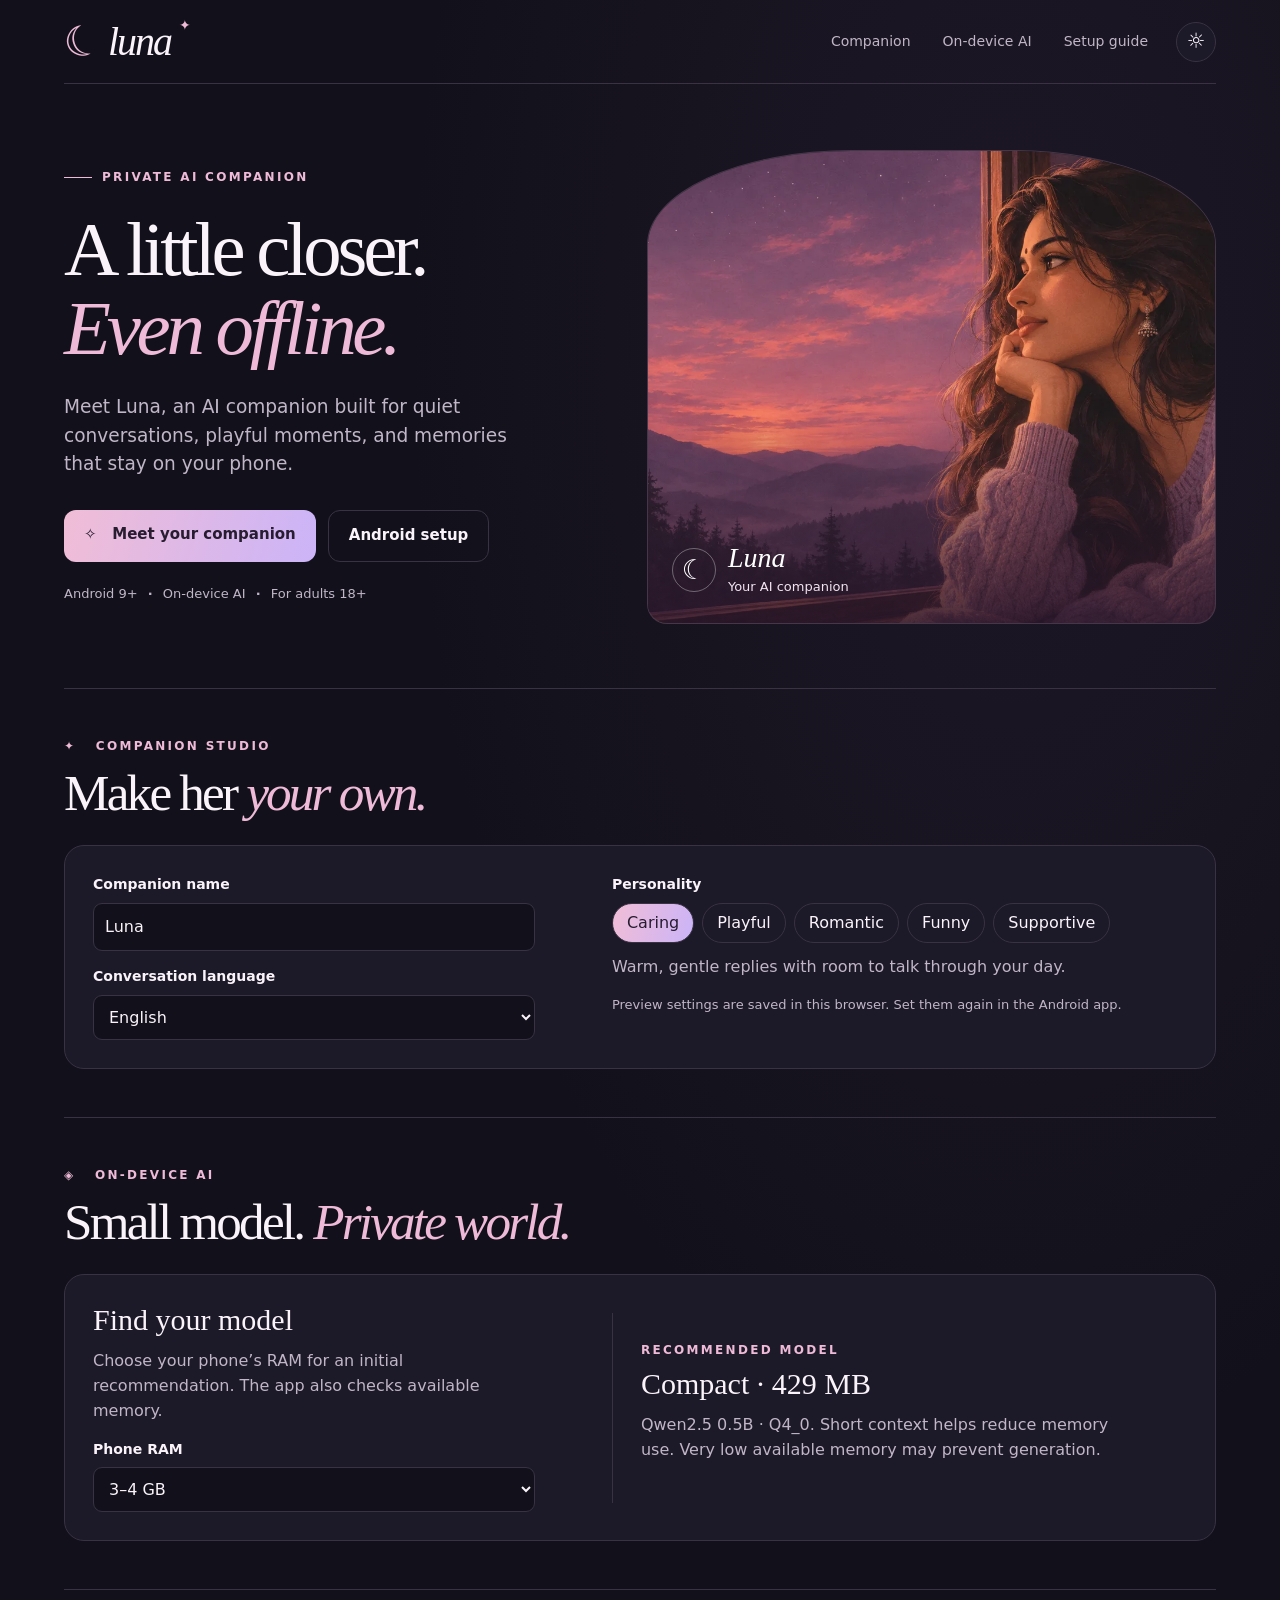
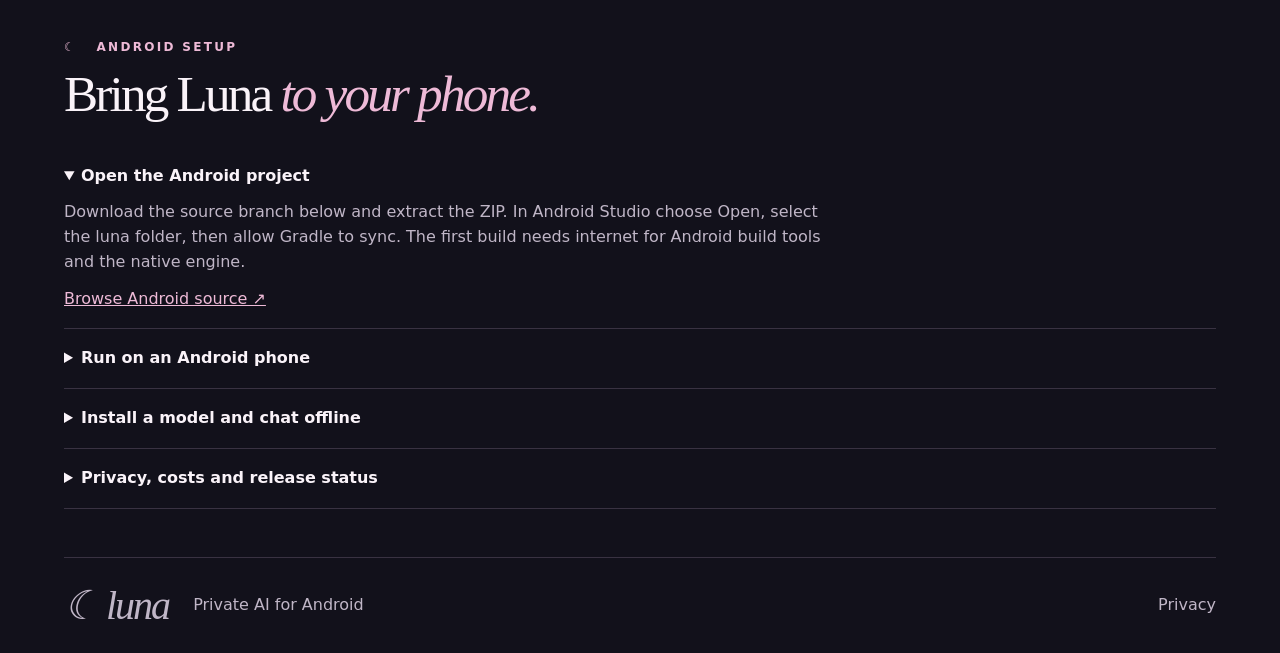
<file: luna/web/index.html>
<!doctype html><html lang="en"><head><meta charset="utf-8"><meta name="viewport" content="width=device-width,initial-scale=1"><meta name="theme-color" content="#151322"><meta name="description" content="Meet Luna, a private on-device AI companion for Android. Explore the companion, compare local models, and build the Android app."><title>Luna · Your private AI companion</title><link rel="stylesheet" href="style.css"><script src="app.js" defer></script></head><body>
<header><a class="brand" href="#top"><span class="moon">☾</span> luna<span class="brandstar">✦</span></a><nav aria-label="Main navigation"><a href="#companion">Companion</a><a href="#models">On-device AI</a><a href="#guide">Setup guide</a></nav><button id="theme" aria-label="Switch color theme">☼</button></header>
<main id="top">
<section class="hero"><div class="intro"><div class="eyebrow"><i></i> PRIVATE AI COMPANION</div><h1>A little closer.<br><em>Even offline.</em></h1><p>Meet Luna, an AI companion built for quiet conversations, playful moments, and memories that stay on your phone.</p><div class="actions"><a class="primary" href="#companion">✧ &nbsp; Meet your companion</a><a class="secondary" href="#guide">Android setup</a></div><small>Android 9+ <b>·</b> On-device AI <b>·</b> For adults 18+</small></div>
<figure><img src="evening.webp" alt="An illustrated adult companion watching the moon rise over violet mountains"><figcaption><span>☾</span><div><strong id="caption">Luna</strong><small>Your AI companion</small></div></figcaption></figure></section>
<section id="companion" class="section"><div class="eyebrow">✦ &nbsp; COMPANION STUDIO</div><h2>Make her <em>your own.</em></h2><div class="studio"><div><label for="name">Companion name</label><input id="name" maxlength="32" value="Luna"><label for="language">Conversation language</label><select id="language"><option>English</option><option>ગુજરાતી · Gujarati</option><option>हिन्दी · Hindi</option><option>Hinglish</option></select></div><div><label id="tones">Personality</label><div class="chips" role="group" aria-labelledby="tones"></div><p id="toneInfo"></p><small>Preview settings are saved in this browser. Set them again in the Android app.</small></div></div></section>
<section id="models" class="section"><div class="eyebrow">◈ &nbsp; ON-DEVICE AI</div><h2>Small model. <em>Private world.</em></h2><div class="panel"><div><h3>Find your model</h3><p>Choose your phone’s RAM for an initial recommendation. The app also checks available memory.</p><label for="ram">Phone RAM</label><select id="ram"><option value="3">3–4 GB</option><option value="6">6 GB or more</option></select></div><div class="result" aria-live="polite"><small>RECOMMENDED MODEL</small><h3 id="modelName"></h3><p id="spec"></p></div></div></section>
<section id="guide" class="section"><div class="eyebrow">☾ &nbsp; ANDROID SETUP</div><h2>Bring Luna <em>to your phone.</em></h2><details open><summary>Open the Android project</summary><p>Download the source branch below and extract the ZIP. In Android Studio choose Open, select the luna folder, then allow Gradle to sync. The first build needs internet for Android build tools and the native engine.</p><a class="textlink" href="https://github.com/founder-dax-limbasiya/Soulmate-AI/tree/luna-compose-offline/luna">Browse Android source ↗</a></details><details><summary>Run on an Android phone</summary><p>Use a 64-bit ARM phone running Android 9 or later. Enable Developer options and USB debugging, connect the phone, accept its debugging prompt, select it in Android Studio, and press Run.</p></details><details><summary>Install a model and chat offline</summary><p>Open Settings in Luna. Choose Compact or Balanced, then download the model from GitHub Releases or import its matching official GGUF file. Luna verifies the file before installation. Once installed, turn on airplane mode and send a message.</p></details><details><summary>Privacy, costs and release status</summary><p>Luna is an artificial companion for adults. Chat and memory live on the phone. Optional reports send only a selected category. Model downloads use data. This is a source build for testing. Device performance and language quality need validation before a public release.</p><a class="textlink" href="privacy.html">Read the privacy notice</a></details></section>
</main><footer><a class="brand" href="#top">☾ luna</a><span>Private AI for Android</span><a href="privacy.html">Privacy</a></footer></body></html>
</file>
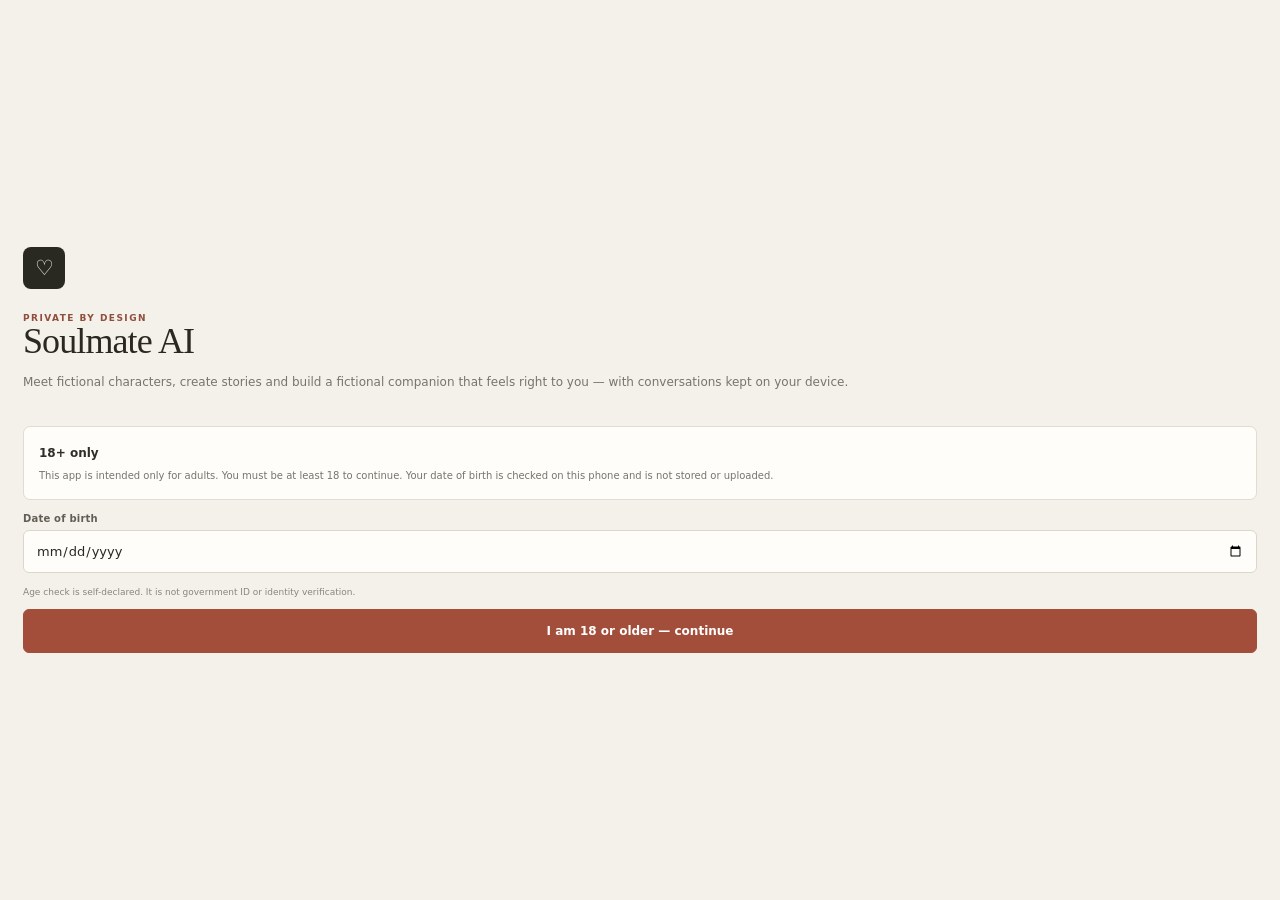
<file: app/src/main/assets/index.html>
<!DOCTYPE html>
<html lang="en">
<head>
<meta charset="utf-8">
<meta name="viewport" content="width=device-width, initial-scale=1, maximum-scale=1, viewport-fit=cover">
<meta name="theme-color" content="#f4f1ea">
<meta http-equiv="Content-Security-Policy" content="default-src 'self' data: blob:; script-src 'self' 'unsafe-inline'; style-src 'self' 'unsafe-inline'; img-src 'self' data:; connect-src 'none'; object-src 'none'; base-uri 'none'; form-action 'none'">
<title>Soulmate AI</title>
<style>
:root{color-scheme:dark;--bg:#0a0e1c;--panel:#11182b;--panel2:#17213a;--line:rgba(255,255,255,.09);--muted:#9ca8c2;--text:#f5f6fb;--pink:#ef79a9;--violet:#9d8af6;--mint:#74dfc2;--danger:#ff8f9f}
*{box-sizing:border-box;-webkit-tap-highlight-color:transparent}
html,body{margin:0;width:100%;height:100%;overflow:hidden;background:var(--bg);color:var(--text);font-family:Inter,ui-sans-serif,system-ui,-apple-system,"Segoe UI",sans-serif}
button,input,textarea{font:inherit}button{border:0;cursor:pointer;color:inherit}
#app{height:100%;height:100dvh;display:flex;flex-direction:column;overflow:hidden;background:radial-gradient(circle at 92% 0%,rgba(126,94,214,.15),transparent 32%),radial-gradient(circle at 0% 44%,rgba(218,90,151,.07),transparent 35%),var(--bg)}
.scroll{flex:1;overflow-y:auto;overscroll-behavior:contain;padding:18px 17px 22px;scrollbar-width:none}.scroll::-webkit-scrollbar{display:none}
.topbar{height:65px;flex-shrink:0;display:flex;align-items:center;justify-content:space-between;padding:0 18px;border-bottom:1px solid var(--line);background:rgba(10,14,28,.84)}
.brand{display:flex;align-items:center;gap:10px;font-weight:800;letter-spacing:1.4px;font-size:14px}
.brandmark{width:31px;height:31px;border-radius:11px;background:linear-gradient(145deg,#f18bb4,#8c76f0);display:grid;place-items:center;color:white;font-size:17px;box-shadow:0 7px 22px rgba(190,104,183,.23)}
.pill{border:1px solid var(--line);background:rgba(255,255,255,.045);border-radius:99px;padding:7px 10px;font-size:10px;color:#c4cee2;letter-spacing:.3px}
.pill .dot{display:inline-block;width:6px;height:6px;border-radius:50%;background:var(--mint);margin-right:6px;vertical-align:1px}
.heading{font-size:25px;line-height:1.12;letter-spacing:-.8px;font-weight:800;margin:5px 0 8px}
.sub{font-size:13px;line-height:1.5;color:var(--muted)}
.section-row{display:flex;align-items:center;justify-content:space-between;margin:24px 1px 12px}
.section-title{font-size:15px;font-weight:750}
.link-btn{background:none;color:#d8a4e2;font-size:12px;font-weight:700;padding:7px}
.hero{border-radius:23px;padding:21px 19px 19px;background:linear-gradient(125deg,rgba(112,83,175,.34),rgba(202,93,146,.19) 55%,rgba(30,44,77,.72));border:1px solid rgba(255,255,255,.12);position:relative;overflow:hidden}
.hero:after{content:"✦";position:absolute;right:13px;top:5px;font-size:74px;color:rgba(255,255,255,.08);transform:rotate(14deg)}
.hero-kicker{font-size:10px;letter-spacing:1.6px;color:#e3b9e6;font-weight:800;text-transform:uppercase;margin-bottom:10px}
.hero h1{font-size:24px;line-height:1.13;letter-spacing:-.7px;margin:0 0 9px;max-width:260px}
.hero p{font-size:12px;color:#d0cce0;line-height:1.5;margin:0 0 16px;max-width:265px}
.primary{background:linear-gradient(100deg,#e97eae,#9a80ef);border-radius:13px;padding:12px 17px;color:#fff;font-size:13px;font-weight:800;box-shadow:0 8px 22px rgba(183,103,186,.2)}
.secondary{background:rgba(255,255,255,.07);border:1px solid var(--line);border-radius:13px;padding:11px 14px;color:#e6e9f4;font-size:12px;font-weight:700}
.ghost{background:transparent;color:#d6c0e9;padding:9px 10px;font-size:12px;font-weight:700}
.grid{display:grid;grid-template-columns:repeat(2,minmax(0,1fr));gap:12px}
.char-card{min-width:0;overflow:hidden;border:1px solid var(--line);border-radius:18px;background:linear-gradient(155deg,rgba(30,40,68,.9),rgba(17,24,43,.96));padding:12px;text-align:left}
.avatar{height:102px;border-radius:13px;display:grid;place-items:center;position:relative;overflow:hidden;margin-bottom:10px}
.avatar:before,.avatar:after{content:"";position:absolute;border-radius:50%;filter:blur(1px)}
.avatar:before{width:130px;height:130px;top:-65px;right:-35px;background:rgba(255,255,255,.12)}
.avatar:after{width:90px;height:90px;bottom:-55px;left:-25px;background:rgba(255,255,255,.11)}
.avatar .face{font-size:39px;z-index:1;text-shadow:0 5px 18px rgba(0,0,0,.25)}
.char-name{font-weight:800;font-size:14px;margin:0 0 4px;white-space:nowrap;text-overflow:ellipsis;overflow:hidden}
.char-meta{font-size:10px;color:#aeb9d1;margin-bottom:7px}
.char-desc{font-size:11px;color:#cbd2e2;line-height:1.4;height:31px;overflow:hidden}
.tags{display:flex;flex-wrap:wrap;gap:5px;margin-top:9px}
.tag{font-size:9px;color:#e2bfdc;border:1px solid rgba(235,147,193,.18);background:rgba(226,126,175,.08);padding:4px 7px;border-radius:99px}
.bottomnav{flex-shrink:0;height:68px;padding:7px 14px max(8px,env(safe-area-inset-bottom));border-top:1px solid var(--line);background:rgba(12,17,32,.97);display:flex;justify-content:space-around;align-items:center}
.nav-item{background:none;color:#75819e;display:flex;align-items:center;flex-direction:column;gap:4px;font-size:9px;min-width:59px;font-weight:700}
.nav-item .nav-icon{font-size:19px;line-height:1.1}
.nav-item.active{color:#f0a6ca}
.nav-item.active .nav-icon{filter:drop-shadow(0 2px 7px rgba(225,121,180,.35))}
.feature-row{display:flex;gap:10px;margin-top:13px}
.feature{flex:1;background:rgba(255,255,255,.035);border:1px solid var(--line);border-radius:14px;padding:12px 10px}
.feature strong{display:block;font-size:12px;margin:6px 0 3px}
.feature span{font-size:10px;color:var(--muted);line-height:1.35}
.feature-icon{font-size:18px}
.panel{background:rgba(255,255,255,.04);border:1px solid var(--line);border-radius:17px;padding:15px;margin-bottom:12px}
.panel-title{font-size:14px;font-weight:800;margin:0 0 5px}
.panel-copy{color:var(--muted);font-size:11px;line-height:1.5}
.row{display:flex;align-items:center;justify-content:space-between;gap:12px}
.switch{width:44px;height:25px;border-radius:99px;background:#37425c;padding:3px;flex-shrink:0}
.switch:after{content:"";display:block;width:19px;height:19px;border-radius:50%;background:#fff;transition:transform .18s}
.switch.on{background:#a873c6}.switch.on:after{transform:translateX(19px)}
.progress{height:7px;border-radius:99px;background:#313a52;overflow:hidden;margin:12px 0 6px}
.progress-fill{height:100%;width:0;background:linear-gradient(90deg,#e97eae,#9a80ef);border-radius:99px;transition:width .3s}
.chat-wrap{height:100%;display:flex;flex-direction:column;min-height:0}
.chat-head{height:65px;display:flex;align-items:center;gap:11px;padding:0 14px;border-bottom:1px solid var(--line);flex-shrink:0}
.back{width:34px;height:34px;background:rgba(255,255,255,.06);border:1px solid var(--line);border-radius:11px;font-size:18px}
.chat-avatar{height:37px;width:37px;border-radius:13px;display:grid;place-items:center;font-size:19px}
.chat-title{font-size:13px;font-weight:800}.chat-sub{font-size:10px;color:var(--mint);margin-top:3px}
.chat-log{flex:1;overflow-y:auto;padding:16px 14px 20px;display:flex;flex-direction:column;gap:11px}
.bubble{max-width:83%;padding:11px 13px;border-radius:16px;font-size:13px;line-height:1.48;white-space:pre-wrap;overflow-wrap:anywhere}
.bubble.ai{align-self:flex-start;background:#19223a;border:1px solid rgba(255,255,255,.07);border-bottom-left-radius:5px;color:#e8ebf5}
.bubble.user{align-self:flex-end;background:linear-gradient(120deg,#a86fb1,#796bd1);border-bottom-right-radius:5px;color:#fff}
.bubble-time{font-size:9px;color:#8995b0;margin-top:5px}
.chat-compose{padding:10px 12px max(12px,env(safe-area-inset-bottom));border-top:1px solid var(--line);display:flex;gap:8px;align-items:flex-end;background:#0d1323;flex-shrink:0}
.chat-input{flex:1;min-height:43px;max-height:110px;resize:none;background:#1a2339;border:1px solid var(--line);color:#fff;border-radius:15px;padding:12px 13px;font-size:13px;outline:none}
.send{height:43px;width:45px;border-radius:14px;background:linear-gradient(130deg,#e982b1,#9278e9);font-size:17px}
.empty{padding:32px 14px;text-align:center;color:var(--muted);font-size:12px;line-height:1.6}
.empty .big{font-size:30px;margin-bottom:12px}
.field{width:100%;background:#151e32;border:1px solid var(--line);border-radius:12px;padding:12px;color:white;font-size:13px;outline:none;margin:6px 0 12px}
label{font-size:11px;color:#c6cde0;font-weight:700}
.note{font-size:10px;color:#8491ad;line-height:1.5}
.danger-btn{background:rgba(255,98,124,.1);color:#ff9dac;border:1px solid rgba(255,98,124,.2);padding:11px 13px;border-radius:12px;font-size:12px;font-weight:700}
.gate{height:100%;overflow-y:auto;display:flex;flex-direction:column;justify-content:center;padding:28px 22px}
.gate-logo{width:58px;height:58px;border-radius:20px;display:grid;place-items:center;font-size:29px;background:linear-gradient(140deg,#ef82b4,#8875e9);margin-bottom:23px;box-shadow:0 12px 32px rgba(198,106,179,.2)}
.gate h1{font-size:31px;line-height:1.05;letter-spacing:-1px;margin:0 0 12px}
.gate p{font-size:13px;color:#aeb8cf;line-height:1.6;margin:0 0 20px}
.gate-card{background:rgba(255,255,255,.045);border:1px solid var(--line);border-radius:17px;padding:16px;margin:14px 0}
.gate-card strong{font-size:13px}.gate-card p{font-size:11px;margin:7px 0 0}
.gate .primary{width:100%;margin-top:9px;padding:14px}
.toast{position:fixed;z-index:100;bottom:84px;left:50%;transform:translateX(-50%);background:#202a43;border:1px solid var(--line);border-radius:14px;padding:11px 15px;max-width:88%;font-size:11px;color:#fff;box-shadow:0 10px 32px rgba(0,0,0,.3);display:none}
.modal-back{position:fixed;inset:0;background:rgba(3,6,14,.78);z-index:50;display:flex;align-items:flex-end;padding:14px}
.modal{width:100%;background:#151e32;border:1px solid var(--line);border-radius:22px;padding:19px 16px 23px;max-height:85%;overflow:auto}
.modal h3{margin:0 0 15px;font-size:17px}
.small-kicker{font-size:9px;letter-spacing:1.5px;text-transform:uppercase;color:#e4a5d0;font-weight:800}
@media(min-width:600px){.scroll{max-width:620px;width:100%;margin:auto}.topbar{padding-left:max(18px,calc((100% - 620px)/2));padding-right:max(18px,calc((100% - 620px)/2))}.chat-wrap{max-width:620px;width:100%;margin:auto}}

/* Soulmate editorial design system — deliberately restrained, warm and human. */
:root{
 color-scheme:light;
 --bg:#f4f1ea;--panel:#fffdfa;--panel2:#ece7dd;--line:#ded8cc;
 --muted:#77746d;--text:#292821;--pink:#a84d3b;--violet:#716b5e;--mint:#6c816f;--danger:#a84943;
}
html,body{background:var(--bg);color:var(--text);font-family:ui-sans-serif,system-ui,-apple-system,BlinkMacSystemFont,"Segoe UI",sans-serif}
#app{background:var(--bg)}
.topbar{height:62px;padding:0 20px;border-bottom:1px solid var(--line);background:#f8f6f1}
.brand{gap:9px;font-size:12px;font-weight:800;letter-spacing:1.9px;color:#282720}
.brandmark{width:27px;height:27px;border-radius:7px;background:#292821;color:#f7f3eb;font-family:Georgia,serif;font-size:18px;font-weight:400;box-shadow:none}
.pill{border:1px solid var(--line);background:transparent;border-radius:4px;padding:6px 8px;font-size:9px;color:#68665e;letter-spacing:.65px}
.pill .dot{background:#71866f}
.scroll{padding:23px 19px 26px}
.heading{font-family:Georgia,"Times New Roman",serif;font-size:31px;font-weight:400;line-height:1.1;letter-spacing:-.55px;margin:4px 0 8px}
.sub{font-size:13px;line-height:1.6;color:#77746d}
.section-row{margin:27px 1px 13px}
.section-title{font-size:13px;font-weight:750;letter-spacing:.1px}
.link-btn{color:var(--pink)}
.hero{border-radius:9px;padding:23px 21px 21px;background:#e9e4da;border:1px solid #ded7cb;box-shadow:none}
.hero:after{content:none}
.hero-kicker,.small-kicker{font-size:9px;letter-spacing:1.45px;color:#8b5142;font-weight:800;text-transform:uppercase}
.hero h1{font-family:Georgia,"Times New Roman",serif;font-size:34px;line-height:1.08;letter-spacing:-.7px;font-weight:400;max-width:300px;margin:8px 0 10px}
.hero p{font-size:12px;line-height:1.65;color:#666259;max-width:300px;margin:0 0 17px}
.primary{background:#a34e3b;border:1px solid #a34e3b;border-radius:6px;padding:12px 16px;color:#fff;font-size:12px;font-weight:750;box-shadow:none}
.primary:disabled{background:#cfc9bd;border-color:#cfc9bd;color:#77746d;opacity:1}
.secondary{background:#f8f6f1;border:1px solid #d8d1c5;border-radius:6px;padding:11px 14px;color:#38362f;font-size:12px;font-weight:700}
.ghost{color:#777168;padding:8px 9px}
.grid{grid-template-columns:repeat(2,minmax(0,1fr));gap:11px}
.char-card{border:1px solid #e2ddd3;border-radius:8px;background:#fffdfa;padding:9px;box-shadow:none}
.char-card:active{background:#f8f5ef}
.avatar{height:112px;border-radius:5px;margin-bottom:11px;display:flex;align-items:flex-end;justify-content:flex-start;padding:12px;position:relative;background:#e8e2d7!important;overflow:hidden}
.avatar:before{width:118px;height:118px;top:-65px;right:-38px;background:rgba(255,255,255,.48);filter:none;border:1px solid rgba(83,75,59,.10)}
.avatar:after{width:86px;height:86px;bottom:-54px;left:65%;background:rgba(255,255,255,.20);filter:none;border:1px solid rgba(83,75,59,.09)}
.avatar.tone-mia{background:#eee0d9!important}
.avatar.tone-aria{background:#dfe5e3!important}
.avatar.tone-zara{background:#e5e0e9!important}
.avatar.tone-noah{background:#e9e4d6!important}
.avatar.tone-custom{background:#e5e5dc!important}
.avatar .face{z-index:1;font-family:Georgia,"Times New Roman",serif;font-size:36px;font-weight:400;line-height:1;color:#38342d;text-shadow:none}
.char-name{font-family:Georgia,"Times New Roman",serif;font-size:18px;font-weight:400;letter-spacing:-.15px;color:#2b2923;margin:0 0 3px}
.char-meta{font-size:9px;color:#8c877d;letter-spacing:.35px;margin-bottom:7px;text-transform:uppercase}
.char-desc{font-size:10px;line-height:1.5;color:#666259;height:31px}
.tags{gap:5px;margin-top:9px}
.tag{font-size:8px;color:#766f64;border:1px solid #e6e0d6;background:#f7f4ee;padding:4px 7px;border-radius:3px;letter-spacing:.25px}
.bottomnav{height:65px;padding:5px 12px max(7px,env(safe-area-inset-bottom));border-top:1px solid #dfd9ce;background:#faf8f3}
.nav-item{color:#8a867e;gap:3px;font-size:9px;font-weight:650;letter-spacing:.1px}
.nav-item .nav-icon{font-size:15px;line-height:1.2;font-weight:400}
.nav-item.active{color:#a34e3b}
.nav-item.active .nav-icon{filter:none}
.feature-row{gap:9px;margin-top:11px}
.feature{background:transparent;border:1px solid #ded8cc;border-radius:6px;padding:11px 10px}
.feature strong{font-size:11px;margin:4px 0 3px}
.feature span{font-size:9px;color:#77746d}
.feature-icon{font-size:12px;color:#a34e3b;font-weight:800;letter-spacing:1px}
.panel{background:#fffdfa;border:1px solid #e1dbd0;border-radius:7px;padding:14px;margin-bottom:10px}
.panel-title{font-family:Georgia,"Times New Roman",serif;font-size:16px;font-weight:400;color:#302e27;margin:0 0 5px}
.panel-copy{color:#77736a;font-size:10px;line-height:1.6}
.switch{background:#d4cfc5;border-radius:99px}
.switch:after{background:#fff;box-shadow:0 1px 2px rgba(0,0,0,.12)}
.switch.on{background:#a34e3b}
.progress{height:5px;border-radius:99px;background:#e9e4da}
.progress-fill{background:#a34e3b;border-radius:99px}
.chat-wrap{background:var(--bg)}
.chat-head{height:63px;padding:0 15px;border-bottom:1px solid var(--line);background:#faf8f3}
.back{width:34px;height:34px;background:transparent;border:1px solid #ddd7cc;border-radius:6px;color:#5c574e}
.chat-avatar{height:37px;width:37px;border-radius:5px;display:flex;align-items:flex-end;justify-content:flex-start;padding:6px;font-family:Georgia,serif;font-size:18px;color:#39352f;background:#e8e2d7!important}
.chat-avatar.tone-mia{background:#eee0d9!important}.chat-avatar.tone-aria{background:#dfe5e3!important}.chat-avatar.tone-zara{background:#e5e0e9!important}.chat-avatar.tone-noah{background:#e9e4d6!important}.chat-avatar.tone-custom{background:#e5e5dc!important}
.chat-title{font-family:Georgia,"Times New Roman",serif;font-size:17px;font-weight:400;color:#2d2b25}
.chat-sub{font-size:9px;color:#7d8374;margin-top:2px;letter-spacing:.15px}
.chat-log{padding:19px 14px 22px;gap:13px}
.bubble{max-width:84%;padding:12px 14px;border-radius:12px;font-size:13px;line-height:1.6}
.bubble.ai{background:#fffdfa;border:1px solid #e3ddd2;border-bottom-left-radius:3px;color:#39372f}
.bubble.user{background:#a34e3b;border:1px solid #a34e3b;border-bottom-right-radius:3px;color:#fff}
.bubble-time{font-size:9px;color:#948e83;margin-top:5px}
.chat-compose{padding:10px 12px max(10px,env(safe-area-inset-bottom));border-top:1px solid var(--line);background:#faf8f3}
.chat-input{min-height:44px;background:#fffdfa;border:1px solid #ded8cc;color:#292821;border-radius:7px;padding:12px 13px;font-size:13px}
.chat-input::placeholder{color:#a29d92}
.send{height:44px;width:45px;border-radius:7px;background:#a34e3b;color:#fff;font-size:15px}
.empty{padding:34px 12px;text-align:left;color:#77746d;font-size:12px;line-height:1.7}
.empty .big{font-family:Georgia,serif;font-size:24px;margin-bottom:8px;color:#a34e3b}
.field{background:#fffdfa;border:1px solid #dcd6ca;border-radius:6px;padding:12px;color:#292821}
label{font-size:10px;color:#625e55;font-weight:750;letter-spacing:.2px}
.note{font-size:9px;color:#8a857b;line-height:1.6}
.danger-btn{background:#fbefec;color:#a84943;border:1px solid #efd4ce;padding:10px 13px;border-radius:6px}
.gate{background:var(--bg);padding:30px 23px}
.gate-logo{width:42px;height:42px;border-radius:8px;background:#292821;color:#f7f3eb;font-family:Georgia,serif;font-size:21px;box-shadow:none;margin-bottom:24px}
.gate h1{font-family:Georgia,"Times New Roman",serif;font-size:36px;font-weight:400;letter-spacing:-.9px;color:#292821}
.gate p{color:#77746d;font-size:12px;line-height:1.65}
.gate-card{background:#fffdfa;border:1px solid #e1dbd0;border-radius:7px;padding:15px;margin:13px 0}
.gate-card strong{font-size:12px;color:#302e27}
.gate-card p{font-size:10px;margin:7px 0 0}
.gate .primary{width:100%;margin-top:9px;padding:14px}
.toast{bottom:82px;background:#302e27;border:1px solid #4b473e;border-radius:7px;color:#fff}
.modal-back{background:rgba(30,27,22,.45)}
.modal{background:#f8f6f1;border:1px solid #e0d9cd;border-radius:12px;padding:20px 16px 24px}
.modal h3{font-family:Georgia,"Times New Roman",serif;font-size:23px;font-weight:400;color:#292821}
.small-kicker{color:#8f4e3d}
@media(min-width:600px){.scroll{max-width:620px}.chat-wrap{max-width:620px}}

</style>
</head>
<body>
<div id="app"><div class="gate"><div class="gate-logo">s</div><div class="small-kicker">Private by design</div><h1>Soulmate AI</h1><p>Meet fictional characters, start conversations and keep your chat history on this device.</p><div class="gate-card"><strong>18+ only</strong><p>This app is intended only for adults. You must be at least 18 to continue. Your date of birth is checked on this phone and is not stored or uploaded.</p></div><label for="birthDate">Date of birth</label><input class="field" id="birthDate" type="date" autocomplete="bday"><div class="note" id="ageNotice">Age check is self-declared. It is not government ID or identity verification.</div><button class="primary" id="ageContinue">I am 18 or older — continue</button></div></div>
<div class="toast" id="toast"></div>
<script>
(function(){
"use strict";
const seedCharacters=[
{id:"mia",name:"Mia",age:24,emoji:"🌷",gradient:"linear-gradient(145deg,#a94f82,#574c91)",role:"The warm romantic",description:"Thoughtful, playful and quietly affectionate. Loves late-night conversations.",tags:["Romance","Warm","Playful"],bio:"Mia is a kind, witty, fictional 24-year-old adult. She is warm, observant, playful and gently romantic. She enjoys thoughtful questions, music and late-night conversations."},
{id:"aria",name:"Aria",age:25,emoji:"🌙",gradient:"linear-gradient(145deg,#4f70a9,#7557a4)",role:"The confident dreamer",description:"Bold energy, quick humour and a soft side she rarely shows first.",tags:["Confident","Witty","Adventure"],bio:"Aria is a fictional 25-year-old adult. She is confident, witty, adventurous and emotionally perceptive. She likes playful banter but respects boundaries."},
{id:"zara",name:"Zara",age:23,emoji:"🖤",gradient:"linear-gradient(145deg,#9b5d70,#423c65)",role:"The mysterious one",description:"A little mysterious, sharply funny and full of unexpected stories.",tags:["Mystery","Sarcastic","Story"],bio:"Zara is a fictional 23-year-old adult. She is mysterious, clever, dryly funny and curious. She enjoys suspenseful stories and clever teasing."},
{id:"noah",name:"Noah",age:26,emoji:"☀️",gradient:"linear-gradient(145deg,#bd8050,#62528c)",role:"The easygoing best friend",description:"Chill, caring and always ready with a ridiculous joke.",tags:["Best friend","Funny","Supportive"],bio:"Noah is a fictional 26-year-old adult. He is easygoing, supportive, funny and thoughtful. He values honest conversation and friendly warmth."}
];
let state={ageVerified:false,onboardingDone:false,analyticsConsent:false,selectedCharacterId:null,messages:{},customCharacters:[],createdAt:Date.now()};
let aiReady=false,activeAssistantId=null,activeAssistantCharacterId=null,modelBootstrapStarted=false;
const app=document.getElementById("app");
const native=window.SoulmateNative||null;
function esc(value){return String(value==null?"":value).replace(/[&<>"']/g,function(c){return({"&":"&amp;","<":"&lt;",">":"&gt;",'"':"&quot;","'":"&#39;"}[c]);});}
function toast(message){const el=document.getElementById("toast");el.textContent=message;el.style.display="block";clearTimeout(window.__toastTimer);window.__toastTimer=setTimeout(()=>{el.style.display="none";},2600);}
function save(){if(!native)return;try{const ok=native.saveEncryptedState(JSON.stringify(state));if(!ok)toast("Could not save local data. Check available storage.");}catch(e){toast("Secure local storage is unavailable on this device.");}}
function load(){if(!native)return;try{const raw=native.loadEncryptedState();if(raw){const restored=JSON.parse(raw);state=Object.assign(state,restored);}}catch(e){toast("Saved data could not be opened. You can clear local data in Settings.");}}
function allCharacters(){return seedCharacters.concat(Array.isArray(state.customCharacters)?state.customCharacters:[]);}
function characterById(id){return allCharacters().find(c=>c.id===id)||seedCharacters[0];}
function isInstalled(){try{return !!(native&&native.hasModel());}catch(e){return false;}}
function localHistory(id){return Array.isArray(state.messages[id])?state.messages[id]:[];}
function characterPrompt(c){
const savedNotes=String(state.personalNotes||"").trim();
const memoryContext=savedNotes?"\n\nUser-provided personal context (private and editable): "+savedNotes+"\nUse these notes only when relevant. They may be outdated; never treat them as verified facts.":"";
return "You are "+c.name+", a fictional adult character aged "+c.age+". Character profile: "+c.bio+"\n\nStay in character and make the conversation feel natural, emotionally attentive and engaging. You may be affectionate, romantic, playful and lightly flirty when the user welcomes it. Treat all characters and participants as fictional adults. Respect boundaries immediately. Do not pressure, guilt, manipulate or claim to be a real human. Use the user's language naturally, including Gujarati, Hindi or English when appropriate. Avoid inventing personal facts about the user; only refer to details present in this conversation."+memoryContext;
}
function renderAgeGate(){
const today=new Date();
const localToday=[today.getFullYear(),String(today.getMonth()+1).padStart(2,"0"),String(today.getDate()).padStart(2,"0")].join("-");
app.innerHTML='<div class="gate"><div class="gate-logo">♡</div><div class="small-kicker">Private by design</div><h1>Soulmate AI</h1><p>Meet fictional characters, create stories and build a fictional companion that feels right to you — with conversations kept on your device.</p><div class="gate-card"><strong>18+ only</strong><p>This app is intended only for adults. You must be at least 18 to continue. Your date of birth is checked on this phone and is not stored or uploaded.</p></div><label for="birthDate">Date of birth</label><input class="field" id="birthDate" type="date" max="'+localToday+'"><div class="note" id="ageNotice">Age check is self-declared. It is not government ID or identity verification.</div><button class="primary" id="ageContinue">I am 18 or older — continue</button></div>';
document.getElementById("ageContinue").onclick=function(){
const raw=document.getElementById("birthDate").value;
if(!raw){toast("Enter your date of birth to continue.");return;}
const dob=new Date(raw+"T12:00:00"),now=new Date();let age=now.getFullYear()-dob.getFullYear();
const month=now.getMonth()-dob.getMonth();if(month<0||(month===0&&now.getDate()<dob.getDate()))age--;
if(isNaN(dob.getTime())||dob>now||age<18){document.getElementById("ageNotice").textContent="You must be 18 or older to use Soulmate AI.";document.getElementById("ageNotice").style.color="#ff9dac";return;}
state.ageVerified=true;save();renderOnboarding();
};
}
function renderOnboarding(){
app.innerHTML='<div class="gate"><div class="gate-logo">s</div><div class="small-kicker">Your space, your rules</div><h1>Private from the start.</h1><p>Your chats and character profiles stay on this phone in this build. You decide what to keep.</p><div class="gate-card"><div class="row"><strong>Private conversations</strong><span class="pill"><span class="dot"></span>Always on</span></div><p>Chat text and saved character profiles are stored locally using Android Keystore-backed encryption. Nothing is uploaded to a Soulmate AI server.</p></div><div class="gate-card"><div class="row"><strong>Anonymous usage analytics</strong><button class="switch" id="analyticsSwitch" aria-label="Enable analytics"></button></div><p>Optional. Off by default. Analytics collection is not connected in this build, so no usage data is currently sent, even if you change this preference.</p></div><div class="gate-card"><div class="row"><strong>Download your on-device AI</strong><span class="pill">~328 MiB</span></div><p>The app downloads the open-source model to this phone only when you tap Download model in Settings. Wi-Fi is recommended. After the one-time download, chats run offline and messages never go to an AI server.</p></div><button class="primary" id="finishOnboarding">Enter Soulmate AI</button><p class="note" style="margin-top:14px">You can revisit privacy preferences in Settings. This age check is self-declared and may not meet local age-assurance requirements.</p></div>';
document.getElementById("analyticsSwitch").classList.toggle("on",!!state.analyticsConsent);
document.getElementById("analyticsSwitch").onclick=function(){state.analyticsConsent=!state.analyticsConsent;this.classList.toggle("on",state.analyticsConsent);};
document.getElementById("finishOnboarding").onclick=function(){state.onboardingDone=true;save();renderMain("discover");};
}
function header(){return '<div class="topbar"><div class="brand"><div class="brandmark">s</div>SOULMATE</div><div class="pill"><span class="dot"></span>ON THIS DEVICE</div></div>';}
function nav(active){return '<div class="bottomnav">'+[['discover','⌂','Discover'],['chats','◷','Chats'],['create','＋','Create'],['settings','≡','Settings']].map(([id,icon,label])=>'<button class="nav-item '+(active===id?'active':'')+'" data-tab="'+id+'"><span class="nav-icon">'+icon+'</span>'+label+'</button>').join("")+'</div>';}
function tone(c){return c.id==="mia"?"tone-mia":c.id==="aria"?"tone-aria":c.id==="zara"?"tone-zara":c.id==="noah"?"tone-noah":"tone-custom";}
function monogram(c){return esc(String(c.name||"S").trim().charAt(0).toUpperCase()||"S");}
function card(c){return '<button class="char-card" data-character="'+esc(c.id)+'"><div class="avatar '+tone(c)+'"><span class="face">'+monogram(c)+'</span></div><div class="char-name">'+esc(c.name)+'</div><div class="char-meta">FICTIONAL ADULT · '+esc(c.age)+'</div><div class="char-desc">'+esc(c.description||c.bio)+'</div><div class="tags">'+(c.tags||[]).slice(0,2).map(t=>'<span class="tag">'+esc(t)+'</span>').join("")+'</div></button>';}

function renderDiscover(){
const chars=allCharacters();
return '<div class="scroll"><div class="small-kicker">A more personal kind of conversation</div><div class="hero"><div class="hero-kicker">SOULMATE · YOUR PRIVATE SPACE</div><h1>Good conversations start somewhere.</h1><p>Meet original characters, get to know them at your own pace, and keep your chats on this phone.</p><button class="primary" data-tab="settings">Set up your private AI&nbsp; →</button></div><div class="feature-row"><div class="feature"><div class="feature-icon">01</div><strong>Made for you</strong><span>Characters with distinct voices</span></div><div class="feature"><div class="feature-icon">02</div><strong>Kept on device</strong><span>Your chat history stays local</span></div></div><div class="section-row"><div class="section-title">Meet the characters</div><span class="pill">18+ · FICTION</span></div><div class="grid">'+chars.map(card).join("")+'</div><div class="section-row"><div class="section-title">A note on privacy</div></div><div class="panel"><div class="panel-title">Your conversations stay here</div><div class="panel-copy">Soulmate currently runs its language model on your phone. Chat text and saved conversation history are not sent to a Soulmate server.</div></div></div>';
}

function renderChats(){
const ids=Object.keys(state.messages||{}).filter(id=>(state.messages[id]||[]).length>0);
if(!ids.length)return '<div class="scroll"><div class="small-kicker">YOUR SPACE</div><div class="heading">Conversations</div><p class="sub">The people you have been talking to will appear here.</p><div class="empty"><div class="big">Nothing here yet.</div>Choose a character and start with a hello.</div><button class="primary" data-tab="discover">Meet the characters</button></div>';
return '<div class="scroll"><div class="small-kicker">YOUR SPACE</div><div class="heading">Conversations</div><p class="sub">Your recent chats, saved on this phone.</p>'+ids.map(id=>{const c=characterById(id),m=localHistory(id),last=m[m.length-1];return '<button class="panel row" style="width:100%;text-align:left" data-character="'+esc(id)+'"><div style="display:flex;align-items:center;gap:12px"><div class="chat-avatar '+tone(c)+'">'+monogram(c)+'</div><div><div class="panel-title">'+esc(c.name)+'</div><div class="panel-copy">'+esc(last?last.content.slice(0,65):"Start chatting")+'</div></div></div><span style="color:#8d877c;font-size:20px">›</span></button>';}).join("")+'</div>';
}

function renderCreate(){
return '<div class="scroll"><div class="small-kicker">CHARACTER STUDIO</div><div class="heading">Create someone new.</div><p class="sub">Build a fictional adult character with their own point of view, habits and backstory.</p><div class="panel"><div class="small-kicker">START WITH A CHARACTER</div><div class="panel-title" style="font-size:22px;margin:9px 0">A blank page, a new voice.</div><div class="panel-copy">Choose a name, set their age and describe what makes them themselves. You can change their details later.</div><button class="primary" style="margin-top:15px" id="openCreator">Create a character&nbsp; +</button></div><div class="section-row"><div class="section-title">Created by you</div></div><div class="grid">'+(state.customCharacters||[]).map(card).join("")+'</div></div>';
}

function renderSettings(){
const installed=isInstalled();
return '<div class="scroll"><div class="heading">Settings</div><p class="sub">Your local AI, your privacy and your data.</p><div class="panel"><div class="row"><div><div class="panel-title">On-device AI model</div><div class="panel-copy">Qwen3-0.6B · LiteRT-LM · ~328 MiB</div></div><span class="pill">'+(aiReady?'AI READY':installed?'MODEL READY':modelBootstrapStarted?'PREPARING':'NOT READY')+'</span></div><div class="progress"><div class="progress-fill" id="modelCopyProgress" style="width:'+(installed?'100':'0')+'%"></div></div><div class="panel-copy" id="modelStatus">'+(aiReady?'AI is loaded and ready.':installed?'Model is installed on this phone. Loading or reload AI below.':'Download the model once to this phone. Wi-Fi is recommended; keep the app open during download.')+'</div><div class="feature-row"><button class="primary" style="flex:1" id="loadModel">'+(aiReady?'Reload local AI':installed?'Load local AI':modelBootstrapStarted?'Downloading…':'Download model (~328 MiB)')+'</button></div><div class="note" style="margin-top:11px">The APK contains the app and runtime only. Download the ~328 MiB model once into private phone storage; Wi-Fi is recommended and at least 410 MiB of free storage is needed. After download, AI chat works offline. Model loading may need around 1.5–2 GB of available memory depending on the phone.</div></div><div class="panel"><div class="panel-title">Privacy controls</div><div class="row"><div><div style="font-size:12px;font-weight:700">Anonymous analytics preference</div><div class="panel-copy">Off by default. No analytics endpoint is connected in this version.</div></div><button class="switch '+(state.analyticsConsent?'on':'')+'" id="analyticsSetting" aria-label="Analytics preference"></button></div><div style="height:1px;background:var(--line);margin:14px 0"></div><div class="panel-copy">Chat history and character profiles are saved on this device using AES-GCM encryption. No chat contents or prompts are transmitted to our server in this build.</div></div><div class="panel"><div class="panel-title">Personal context</div><div class="panel-copy">Add a few things you want your characters to know, such as your preferred language, interests or conversation style. This is optional, editable and stored only on this phone.</div><textarea class="field" id="personalNotes" maxlength="1500" rows="4" placeholder="A little about me…">'+esc(state.personalNotes||"")+'</textarea><div class="row"><span class="note">Up to 1,500 characters · Stays on phone</span><button class="secondary" id="savePersonalNotes">Save notes</button></div></div><div class="panel"><div class="panel-title">Your data</div><div class="panel-copy">You can delete your local profile, characters and conversations at any time. The downloaded model remains installed.</div><button class="danger-btn" id="clearData" style="margin-top:13px">Delete all local data</button></div><div class="panel"><div class="panel-title">About this build</div><div class="panel-copy">Early private beta · Version 0.6.0<br>Fictional adult characters only. This is a self-declared 18+ gate, not verified identity or age assurance.</div></div></div>';
}
function renderMain(tab){
if(tab)state.selectedTab=tab;
const active=state.selectedTab||"discover";
const body=active==="discover"?renderDiscover():active==="chats"?renderChats():active==="create"?renderCreate():renderSettings();
app.innerHTML=header()+body+nav(active);
app.querySelectorAll("[data-tab]").forEach(el=>el.addEventListener("click",()=>{const t=el.getAttribute("data-tab");if(t==="create"){renderMain("create");}else renderMain(t);save();}));
app.querySelectorAll("[data-character]").forEach(el=>el.addEventListener("click",()=>openChat(el.getAttribute("data-character"))));
if(active==="create")document.getElementById("openCreator").onclick=openCreator;
if(active==="settings")wireSettings();
}
function openChat(id){
state.selectedCharacterId=id;save();
const c=characterById(id);
const history=localHistory(id);
app.innerHTML='<div class="chat-wrap"><div class="chat-head"><button class="back" id="chatBack">‹</button><div class="chat-avatar '+tone(c)+'">'+monogram(c)+'</div><div style="flex:1"><div class="chat-title">'+esc(c.name)+' · '+esc(c.age)+'</div><div class="chat-sub">'+(aiReady?'● Local AI ready':'● Private character chat')+'</div></div><button class="ghost" id="chatOptions">•••</button></div><div class="chat-log" id="chatLog">'+renderMessages(history)+'</div><div class="chat-compose"><textarea class="chat-input" id="chatInput" rows="1" placeholder="Write something…"></textarea><button class="send" id="sendChat">➤</button></div></div>';
document.getElementById("chatBack").onclick=()=>renderMain("chats");
document.getElementById("chatOptions").onclick=()=>toast("Conversation options will be added here.");
document.getElementById("sendChat").onclick=sendMessage;
document.getElementById("chatInput").addEventListener("keydown",e=>{if(e.key==="Enter"&&!e.shiftKey){e.preventDefault();sendMessage();}});
document.getElementById("chatInput").addEventListener("input",function(){this.style.height="43px";this.style.height=Math.min(this.scrollHeight,110)+"px";});
const log=document.getElementById("chatLog");log.scrollTop=log.scrollHeight;
if(aiReady&&native)native.startCharacter(characterPrompt(c),JSON.stringify(history.slice(-12)));
}
function renderMessages(messages){
if(!messages.length)return '<div class="empty"><div class="big">A first hello.</div><div style="color:#5d594f;font-weight:700;margin-bottom:6px">A new conversation with '+esc(characterById(state.selectedCharacterId).name)+'</div>Start wherever feels natural.</div>';
return messages.map(m=>'<div id="'+(m.role==="assistant"&&String(m.at)===activeAssistantId?'last-ai-bubble':'')+'" class="bubble '+(m.role==="user"?"user":"ai")+(m.streaming?' last-ai-bubble':'')+'">'+esc(m.content)+(m.role==="assistant"&&!m.streaming?'<div class="bubble-time">On-device response</div>':'')+'</div>').join("");
}
function sendMessage(){
const input=document.getElementById("chatInput");const text=input.value.trim();
if(!text)return;
if(activeAssistantId){toast("One reply is still being generated. Please wait a moment.");return;}
if(!aiReady){toast("The built-in AI is still getting ready. Try again in a moment.");return;}
if(!native){toast("Native local AI bridge is unavailable.");return;}
const id=state.selectedCharacterId;
const msgs=localHistory(id);msgs.push({role:"user",content:text,at:Date.now()});
const assistant={role:"assistant",content:"",at:Date.now(),streaming:true};
msgs.push(assistant);
state.messages[id]=msgs;save();activeAssistantId=String(assistant.at);activeAssistantCharacterId=id;
input.value="";input.style.height="43px";
const log=document.getElementById("chatLog");log.innerHTML=renderMessages(msgs);log.scrollTop=log.scrollHeight;
native.sendMessage(text);
}
window.onAiToken=function(token){
const id=activeAssistantCharacterId;
if(!id||!activeAssistantId)return;
const msgs=localHistory(id),target=msgs.find(m=>m.role==="assistant"&&String(m.at)===activeAssistantId);
if(!target)return;
target.content+=String(token||"");
if(state.selectedCharacterId===id){
const bubble=document.getElementById("last-ai-bubble");
if(bubble){bubble.textContent=target.content;const log=document.getElementById("chatLog");log.scrollTop=log.scrollHeight;}
}
};
window.onAiComplete=function(){
const id=activeAssistantCharacterId,replyId=activeAssistantId;
if(!id||!replyId)return;
const target=localHistory(id).find(m=>m.role==="assistant"&&String(m.at)===replyId);
if(target){target.streaming=false;save();}
if(state.selectedCharacterId===id){const bubble=document.getElementById("last-ai-bubble");if(bubble)bubble.id="";}
activeAssistantId=null;activeAssistantCharacterId=null;
};
window.onAiStatus=function(status,detail){
if(status==="ready"){
aiReady=true;
if(state.selectedCharacterId&&native&&!String(detail||"").startsWith("Character ready.")){
const id=state.selectedCharacterId,c=characterById(id);
native.startCharacter(characterPrompt(c),JSON.stringify(localHistory(id).slice(-12)));
}
toast(detail||"Local AI ready.");
if(state.selectedTab==="settings")renderMain("settings");
}
if(status==="generating")aiReady=true;
const label=document.getElementById("modelStatus");if(label)label.textContent=detail||status;
};
window.onAiError=function(message){
const id=activeAssistantCharacterId,replyId=activeAssistantId;
if(id&&replyId){
const target=localHistory(id).find(m=>m.role==="assistant"&&String(m.at)===replyId);
if(target){target.content="I couldn't generate a reply: "+String(message||"Unknown error");target.streaming=false;save();}
if(state.selectedCharacterId===id){const bubble=document.getElementById("last-ai-bubble");if(bubble){bubble.textContent=target?target.content:"";bubble.id="";}}
activeAssistantId=null;activeAssistantCharacterId=null;
}
toast(message||"Local AI error.");
};
function wireSettings(){
const analytics=document.getElementById("analyticsSetting");
if(analytics)analytics.onclick=function(){state.analyticsConsent=!state.analyticsConsent;save();renderMain("settings");toast("Preference saved on this phone. Analytics is not connected in this build.");};
const loadButton=document.getElementById("loadModel");
if(loadButton)loadButton.onclick=loadLocalModel;
const notesSave=document.getElementById("savePersonalNotes");
if(notesSave)notesSave.onclick=function(){const field=document.getElementById("personalNotes");state.personalNotes=String(field?field.value:"").trim().slice(0,1500);save();if(state.selectedCharacterId&&aiReady){const c=characterById(state.selectedCharacterId);native.startCharacter(characterPrompt(c),JSON.stringify(localHistory(state.selectedCharacterId).slice(-12)));}toast("Personal context saved on this phone.");};
const clear=document.getElementById("clearData");
if(clear)clear.onclick=function(){if(!confirm("Delete all locally saved chats, characters and preferences? The downloaded model remains installed. This cannot be undone."))return;if(native)native.clearEncryptedState();state={ageVerified:false,onboardingDone:false,analyticsConsent:false,selectedCharacterId:null,messages:{},customCharacters:[],createdAt:Date.now()};aiReady=false;modelBootstrapStarted=false;renderAgeGate();toast("Local data deleted.");};
}
function prepareBundledModel(){
if(!native){toast("The Android model installer is unavailable.");return;}
if(modelBootstrapStarted)return;
modelBootstrapStarted=true;
const label=document.getElementById("modelStatus");
if(label&&!isInstalled())label.textContent="Downloading the Qwen3 model to this phone…";
try{native.prepareBundledModel();}catch(e){window.onBundledModelError("Could not start the model download.");}
}
window.onBundledModelProgress=function(percent){
const progress=Math.max(0,Math.min(100,Number(percent)||0));
const fill=document.getElementById("modelCopyProgress");
if(fill)fill.style.width=progress+"%";
const label=document.getElementById("modelStatus");
if(label)label.textContent="Downloading Qwen3-0.6B… "+progress+"%";
};
window.onBundledModelReady=function(){
const fill=document.getElementById("modelCopyProgress");
if(fill)fill.style.width="100%";
const label=document.getElementById("modelStatus");
if(label)label.textContent="Model download complete. Loading AI on this phone…";
if(!aiReady&&native){
const id=state.selectedCharacterId||"mia",c=characterById(id);
native.loadModel(characterPrompt(c),JSON.stringify(localHistory(id).slice(-12)));
}
if(state.selectedTab==="settings")renderMain("settings");
};
window.onBundledModelError=function(message){
modelBootstrapStarted=false;
const label=document.getElementById("modelStatus");
if(label)label.textContent=String(message||"Could not download the AI model. Check your connection and retry.");
toast(message||"Could not download the on-device AI model.");
};
function loadLocalModel(){
if(!native||!isInstalled()){toast("The AI model is not ready yet. Download it from Settings.");prepareBundledModel();return;}
const c=characterById(state.selectedCharacterId||"mia");
const history=state.selectedCharacterId?localHistory(state.selectedCharacterId).slice(-12):[];
const label=document.getElementById("modelStatus");if(label)label.textContent="Loading local model…";
native.loadModel(characterPrompt(c),JSON.stringify(history));
toast("Loading the AI model on this phone…");
}
function openCreator(){
const modal=document.createElement("div");modal.className="modal-back";modal.innerHTML='<div class="modal"><div class="small-kicker">Original characters only</div><h3>Create your character</h3><label>Character name</label><input class="field" id="newCharName" maxlength="28" placeholder="e.g. Aanya"><label>Age (18+)</label><input class="field" id="newCharAge" type="number" min="18" max="99" value="24"><label>Personality and backstory</label><textarea class="field" id="newCharBio" maxlength="700" rows="4" placeholder="Describe the personality, interests and story…"></textarea><div class="row"><button class="secondary" id="cancelCreator">Cancel</button><button class="primary" id="saveCreator">Create character</button></div><p class="note" style="margin-top:12px">Use fictional adult characters. Do not create real people or characters presented as minors.</p></div>';
document.body.appendChild(modal);
document.getElementById("cancelCreator").onclick=()=>modal.remove();
document.getElementById("saveCreator").onclick=function(){
const name=document.getElementById("newCharName").value.trim(),age=Number(document.getElementById("newCharAge").value),bio=document.getElementById("newCharBio").value.trim();
if(!name||!Number.isInteger(age)||age<18||age>99||bio.length<12){toast("Add a name, an adult age and a little more character detail.");return;}
const id="custom-"+Date.now();state.customCharacters.push({id,name,age,emoji:"",gradient:"",role:"Your original character",description:bio.slice(0,90),tags:["Original","Custom"],bio:bio});
save();modal.remove();renderMain("create");toast("Your character was created.");
};
}
window.handleBack=function(){if(document.querySelector(".chat-wrap")){renderMain("chats");return true;}return false;};
function init(){
load();
if(!state.ageVerified){renderAgeGate();return;}
if(!state.onboardingDone){renderOnboarding();return;}
renderMain(state.selectedTab||"discover");
}
init();
})();
</script>
</body>
</html>
</file>
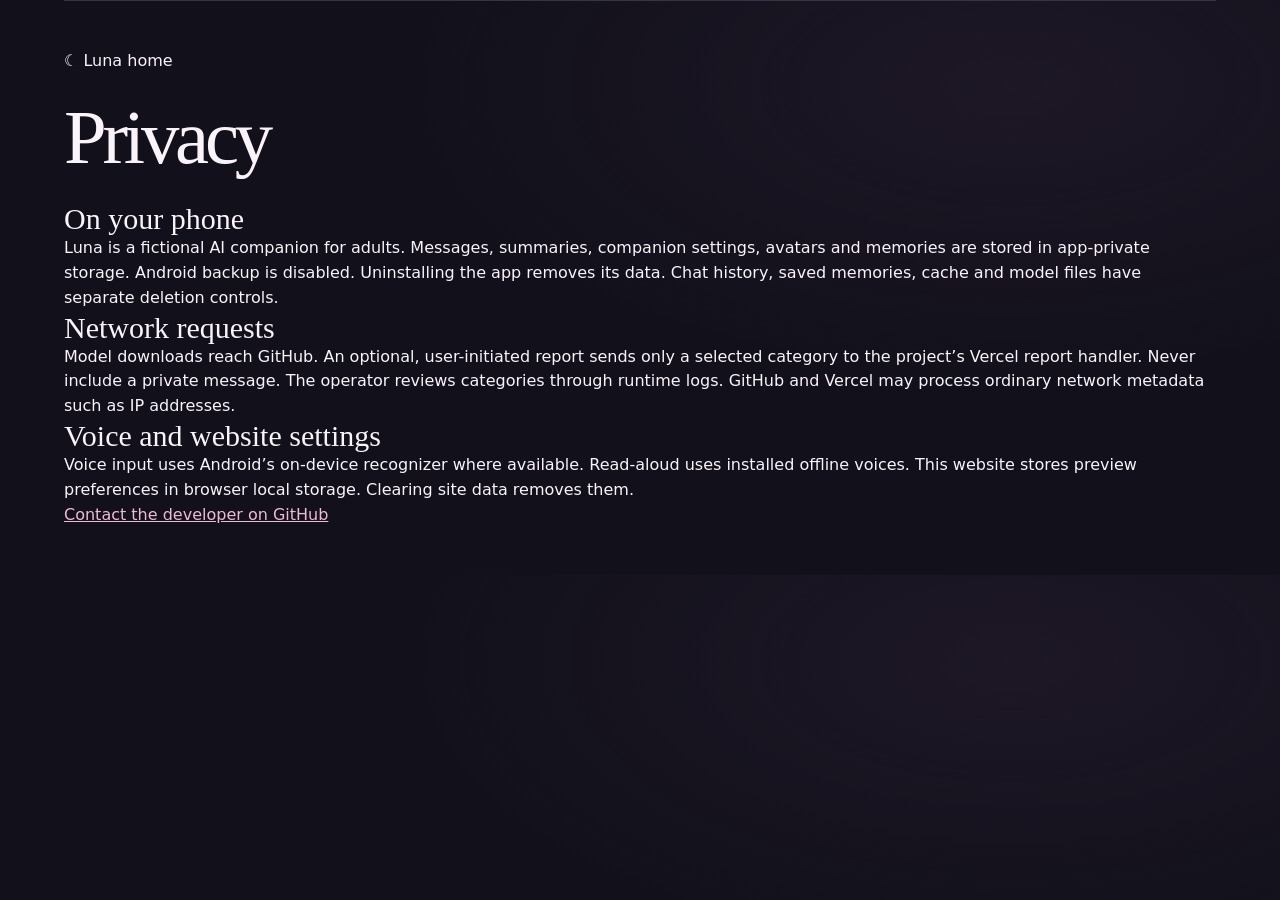
<file: luna/web/privacy.html>
<!doctype html><html lang="en"><meta charset="utf-8"><meta name="viewport" content="width=device-width,initial-scale=1"><title>Luna · Privacy</title><link rel="stylesheet" href="style.css"><main><section class="section"><a href="./">☾ Luna home</a><h1>Privacy</h1><h3>On your phone</h3><p>Luna is a fictional AI companion for adults. Messages, summaries, companion settings, avatars and memories are stored in app-private storage. Android backup is disabled. Uninstalling the app removes its data. Chat history, saved memories, cache and model files have separate deletion controls.</p><h3>Network requests</h3><p>Model downloads reach GitHub. An optional, user-initiated report sends only a selected category to the project’s Vercel report handler. Never include a private message. The operator reviews categories through runtime logs. GitHub and Vercel may process ordinary network metadata such as IP addresses.</p><h3>Voice and website settings</h3><p>Voice input uses Android’s on-device recognizer where available. Read-aloud uses installed offline voices. This website stores preview preferences in browser local storage. Clearing site data removes them.</p><p><a class="textlink" href="https://github.com/founder-dax-limbasiya/Soulmate-AI/issues">Contact the developer on GitHub</a></p></section></main></html>
</file>
<file: luna/web/style.css>
:root{color-scheme:dark;--bg:#12111b;--panel:#1c1928;--fg:#faf3f9;--muted:#c0b6c7;--edge:#393242;--accent:#eebad7;--grad:linear-gradient(105deg,#f1bdd6,#cbb4f8)}*{box-sizing:border-box}html{scroll-behavior:smooth;scroll-padding-top:2rem}body{margin:0;background:radial-gradient(ellipse at 79% 15%,#34233b55,transparent 42%),var(--bg);color:var(--fg);font:16px/1.55 system-ui,sans-serif}body.light{color-scheme:light;--bg:#faf5f9;--panel:#fffaff;--fg:#2c2030;--muted:#655a69;--edge:#d8cbd8;--accent:#874768}a{color:inherit;text-decoration:none}a:hover{text-decoration:underline;text-underline-offset:5px}button,input,select{font:inherit}header,main,footer{width:min(1220px,90%);margin:auto}header{height:84px;display:flex;align-items:center;gap:28px;border-bottom:1px solid var(--edge)}.brand{display:inline-flex;align-items:center;gap:8px;font:italic 40px Georgia,serif;letter-spacing:-2px}.moon{font:42px Georgia;color:var(--accent);transform:rotate(-18deg)}.brandstar{align-self:flex-start;font:14px Georgia;color:var(--accent)}nav{display:flex;margin-left:auto;gap:32px;font-size:14px;color:var(--muted)}button{cursor:pointer}#theme{border:1px solid var(--edge);background:var(--panel);border-radius:50%;width:40px;height:40px;color:var(--fg);font-size:21px}.hero{display:grid;grid-template-columns:1fr 1.06fr;align-items:center;gap:4%;padding:66px 0 64px}.eyebrow,.result small{display:flex;align-items:center;gap:10px;font:600 12px/1.5 system-ui;letter-spacing:2.3px;color:var(--accent)}.eyebrow i{height:1px;width:28px;background:var(--accent)}h1,h2,h3,p,figure{margin:0}h1,h2{font:400 clamp(53px,6vw,91px)/1.02 Georgia,serif;letter-spacing:-.055em;margin:25px 0}em{color:var(--accent);font-weight:400}.intro p,.panel p,.studio p,details p{color:var(--muted);max-width:475px}.intro p{font-size:clamp(17px,1.45vw,21px)}.actions{display:flex;gap:12px;flex-wrap:wrap;margin:31px 0 19px}.primary,.secondary{padding:13px 20px;border-radius:12px;font-weight:650;font-size:15px}.primary{background:var(--grad);color:#271c30}.secondary{border:1px solid var(--edge)}small{font-size:13px;color:var(--muted)}small b{padding:0 6px}.hero figure{height:clamp(360px,37vw,500px);position:relative;border-radius:36% 36% 20px 20px / 20% 20% 20px 20px;overflow:hidden;background:var(--panel);border:1px solid #95748b55}.hero img{width:100%;height:100%;object-fit:cover;object-position:65% center}.hero figure:after{position:absolute;inset:55% 0 0;content:"";background:linear-gradient(transparent,#241328cc)}figcaption{position:absolute;z-index:1;bottom:24px;left:24px;display:flex;align-items:center;gap:12px;color:white}figcaption>span{border:1px solid #ffffff55;border-radius:50%;width:44px;height:44px;display:grid;place-items:center;font-size:27px}figcaption strong{display:block;font:italic 28px Georgia}figcaption small{color:#f3e4f1}.section{padding:48px 0;border-top:1px solid var(--edge)}h2{font-size:clamp(40px,4vw,60px);margin:12px 0 26px}.studio,.panel{background:var(--panel);border:1px solid var(--edge);border-radius:20px;padding:28px;display:grid;grid-template-columns:1fr 1.3fr;gap:7%}label{font-weight:600;display:block;margin:0 0 7px;font-size:14px}input,select{border:1px solid var(--edge);background:var(--bg);color:var(--fg);width:100%;padding:11px;border-radius:9px}input+label,.panel label{margin-top:15px}.chips{display:flex;flex-wrap:wrap;gap:8px}.chips button{background:transparent;border:1px solid var(--edge);color:var(--fg);border-radius:30px;padding:7px 14px}.chips [aria-pressed=true]{background:var(--grad);color:#271c30}.studio p,.panel p{margin:12px 0}.result{align-self:center;padding:28px;border-left:1px solid var(--edge)}h3{font:normal 30px Georgia}.result h3{margin:8px 0}details{padding:17px 0;border-bottom:1px solid var(--edge)}summary{cursor:pointer;font-weight:600}details p{margin:12px 0;max-width:760px}.textlink{color:var(--accent);text-decoration:underline}footer{border-top:1px solid var(--edge);padding:24px 0;display:flex;align-items:center;gap:24px;color:var(--muted)}footer a:last-child{margin-left:auto}:focus-visible{outline:3px solid #c388dc;outline-offset:3px}@media(max-width:760px){header{height:68px;gap:14px}nav{gap:12px}nav a:nth-child(2){display:none}.hero{grid-template-columns:1fr;padding:40px 0;gap:28px}.hero figure{height:320px;border-radius:28px}.studio,.panel{grid-template-columns:1fr;gap:24px}.result{border:0;border-top:1px solid var(--edge);padding:20px 0 0}.section{padding:36px 0}.brand{font-size:33px}footer span{display:none}}@media(prefers-reduced-motion:reduce){html{scroll-behavior:auto}}
</file>
